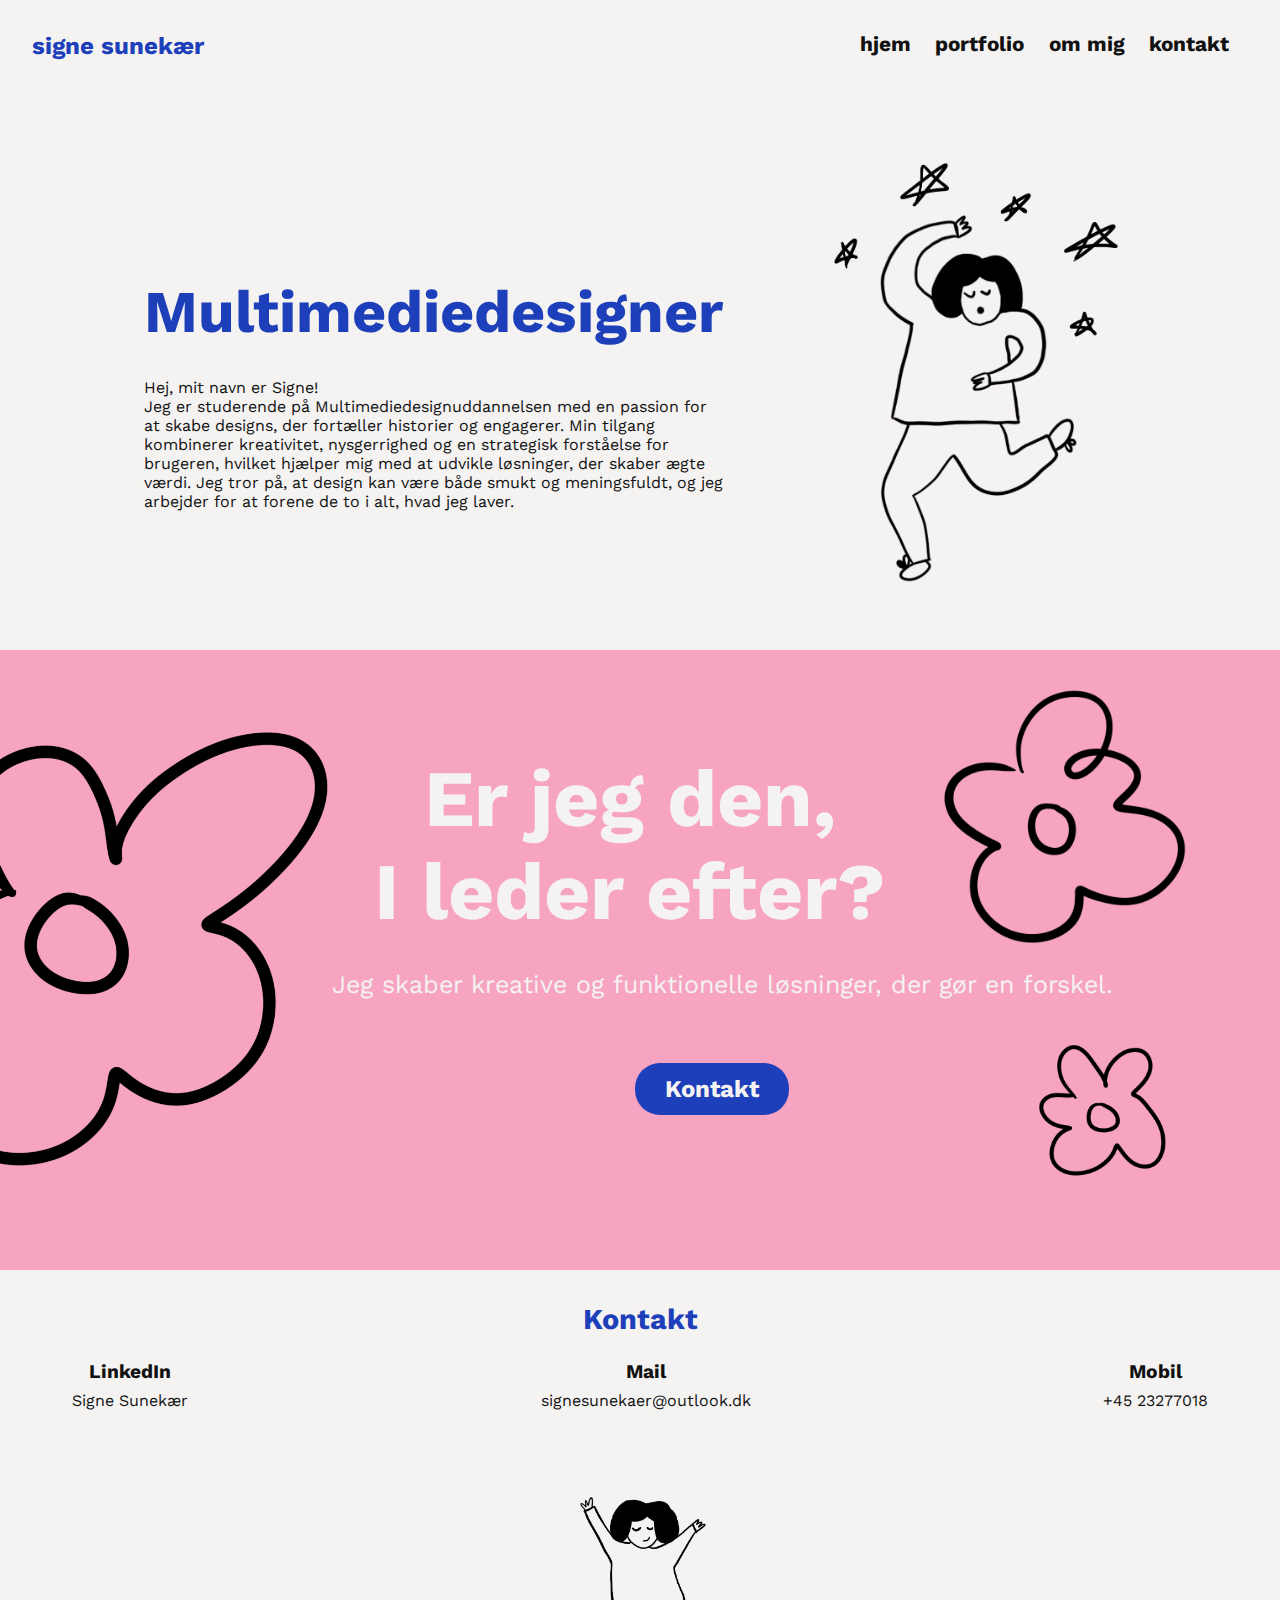
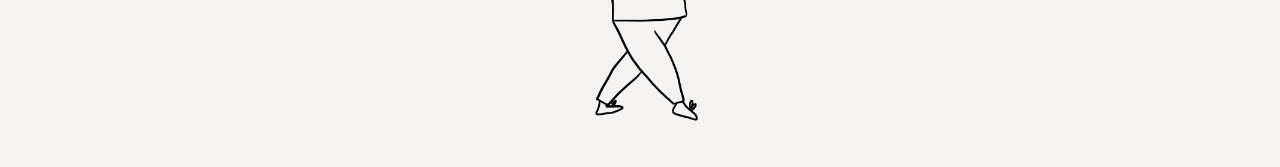
<file: index.html>
<!DOCTYPE html>
<html lang="den">
  <head>
    <meta charset="UTF-8" />
    <meta name="viewport" content="width=device-width, initial-scale=1.0" />
    <title>Signe Sunekær</title>
    <link rel="stylesheet" href="style.css" />
    <link
      href="https://fonts.googleapis.com/css2?family=Work+Sans:wght@400;700&display=swap"
      rel="stylesheet"
    />
  </head>

  <body>
    <header class="header">
      <a href="index.html" class="header__logo">signe sunekær</a>
      <nav class="header__nav">
        <ul class="header__list">
          <li class="header__item">
            <a class="header__link" href="index.html">hjem</a>
          </li>
          <li class="header__item">
            <a class="header__link" href="portfolio.html">portfolio</a>
          </li>
          <li class="header__item">
            <a class="header__link" href="om_mig.html">om mig</a>
          </li>
          <li class="header__item">
            <a class="header__link" href="kontakt.html">kontakt</a>
          </li>
        </ul>
      </nav>
    </header>

    <section class="hero">
      <div class="hero__text-content">
        <h1 class="hero__title">Multimediedesigner</h1>
        <p class="hero__text">
          Hej, mit navn er Signe! <br />
          Jeg er studerende på Multimediedesignuddannelsen med en passion for at
          skabe designs, der fortæller historier og engagerer. Min tilgang
          kombinerer kreativitet, nysgerrighed og en strategisk forståelse for
          brugeren, hvilket hjælper mig med at udvikle løsninger, der skaber
          ægte værdi. Jeg tror på, at design kan være både smukt og
          meningsfuldt, og jeg arbejder for at forene de to i alt, hvad jeg
          laver.
        </p>
      </div>
      <img
        class="hero__image"
        src="images/hero_pige.png"
        alt="pige med stjerner"
      />
    </section>

    <aside class="aside">
      <img
        src="images/blomst3.png"
        alt="Dekorativ blomst"
        class="blomst blomst3"
      />
      <img
        src="images/blomst1.png"
        alt="Dekorativ blomst"
        class="blomst blomst1"
      />
      <img
        src="images/blomst2.png"
        alt="Dekorativ blomst"
        class="blomst blomst2"
      />
      <h1 class="aside__title">
        Er jeg den,<br />
        I leder efter?
      </h1>
      <p class="aside__text">
        Jeg skaber kreative og funktionelle løsninger, der gør en forskel.
      </p>
      <a href="kontakt.html" class="button button-blue">Kontakt</a>
    </aside>

    <footer class="footer">
      <h2 class="footer__title">Kontakt</h2>
      <div class="footer__content">
        <div class="footer__text">
          <ul class="footer__list">
            <li class="footer__list-item">
              <a
                class="footer__list-link"
                href="https://www.linkedin.com/in/signesunekaer"
                target="_blank"
              >
                <strong>LinkedIn</strong>
              </a>
            </li>
            <li class="footer__list-item">Signe Sunekær</li>
          </ul>
          <ul class="footer__list">
            <li class="footer__list-item"><strong>Mail</strong></li>
            <li class="footer__list-item">signesunekaer@outlook.dk</li>
          </ul>
          <ul class="footer__list">
            <li class="footer__list-item"><strong>Mobil</strong></li>
            <li class="footer__list-item">+45 23277018</li>
          </ul>
        </div>
        <div class="footer__image">
          <img src="images/footer_pige.png" alt="pige der danser" />
        </div>
      </div>
    </footer>
  </body>
</html>
</file>
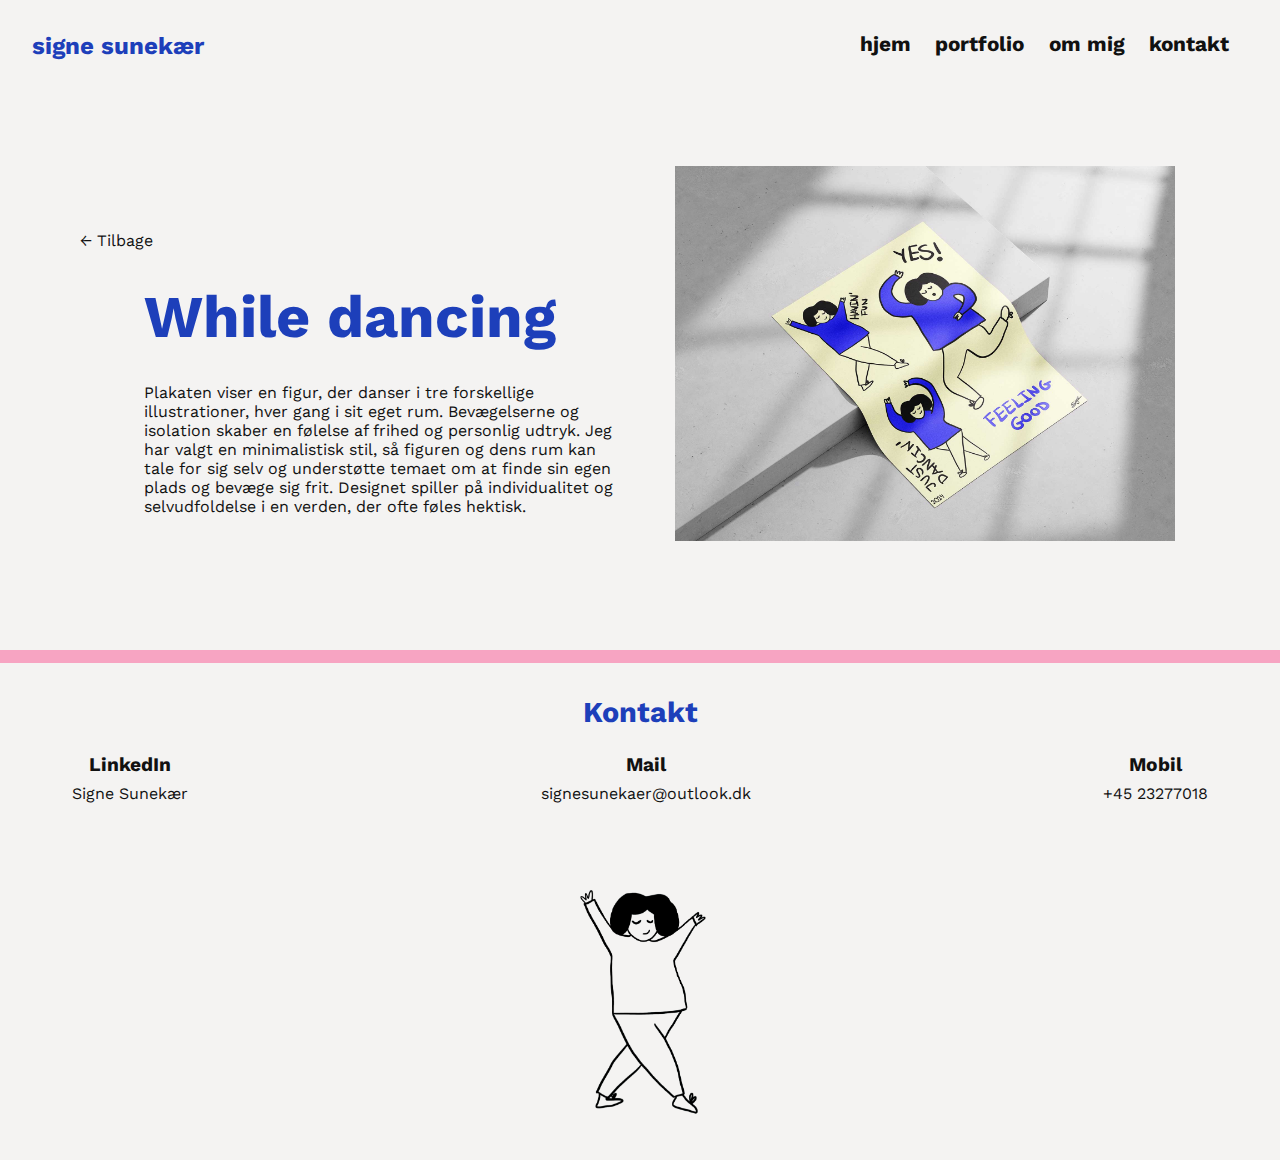
<file: dancing_plakat.html>
<!DOCTYPE html>
<html lang="da">
  <head>
    <meta charset="UTF-8" />
    <meta name="viewport" content="width=device-width, initial-scale=1.0" />
    <title>Signe Sunekær</title>
    <link rel="stylesheet" href="style.css" />
    <link
      href="https://fonts.googleapis.com/css2?family=Work+Sans:wght@400;700&display=swap"
      rel="stylesheet"
    />
  </head>

  <body>
    <header class="header">
      <a href="index.html" class="header__logo">signe sunekær</a>
      <nav class="header__nav">
        <ul class="header__list">
          <li class="header__item">
            <a class="header__link" href="index.html">hjem</a>
          </li>
          <li class="header__item">
            <a class="header__link" href="portfolio.html">portfolio</a>
          </li>
          <li class="header__item">
            <a class="header__link" href="om_mig.html">om mig</a>
          </li>
          <li class="header__item">
            <a class="header__link" href="kontakt.html">kontakt</a>
          </li>
        </ul>
      </nav>
    </header>

    <div class="project">
      <div class="project__text-content">
        <a href="portfolio.html" class="project__back-button">
          &#8592; Tilbage
        </a>
        <h1 class="project__title">While dancing</h1>
        <p class="project__text">
          Plakaten viser en figur, der danser i tre forskellige illustrationer,
          hver gang i sit eget rum. Bevægelserne og isolation skaber en følelse
          af frihed og personlig udtryk. Jeg har valgt en minimalistisk stil, så
          figuren og dens rum kan tale for sig selv og understøtte temaet om at
          finde sin egen plads og bevæge sig frit. Designet spiller på
          individualitet og selvudfoldelse i en verden, der ofte føles hektisk.
        </p>
      </div>
      <img
        class="project__image"
        src="images/dancing.jpg"
        alt="plakat med figurer der danser"
      />
    </div>

    <div class="line--pink"></div>

    <footer class="footer">
      <h2 class="footer__title">Kontakt</h2>
      <div class="footer__content">
        <div class="footer__text">
          <ul class="footer__list">
            <li class="footer__list-item">
              <a
                class="footer__list-link"
                href="https://www.linkedin.com/in/signesunekaer"
                target="_blank"
              >
                <strong>LinkedIn</strong>
              </a>
            </li>
            <li class="footer__list-item">Signe Sunekær</li>
          </ul>
          <ul class="footer__list">
            <li class="footer__list-item"><strong>Mail</strong></li>
            <li class="footer__list-item">signesunekaer@outlook.dk</li>
          </ul>
          <ul class="footer__list">
            <li class="footer__list-item"><strong>Mobil</strong></li>
            <li class="footer__list-item">+45 23277018</li>
          </ul>
        </div>
        <div class="footer__image">
          <img src="images/footer_pige.png" alt="pige der danser" />
        </div>
      </div>
    </footer>
  </body>
</html>
</file>
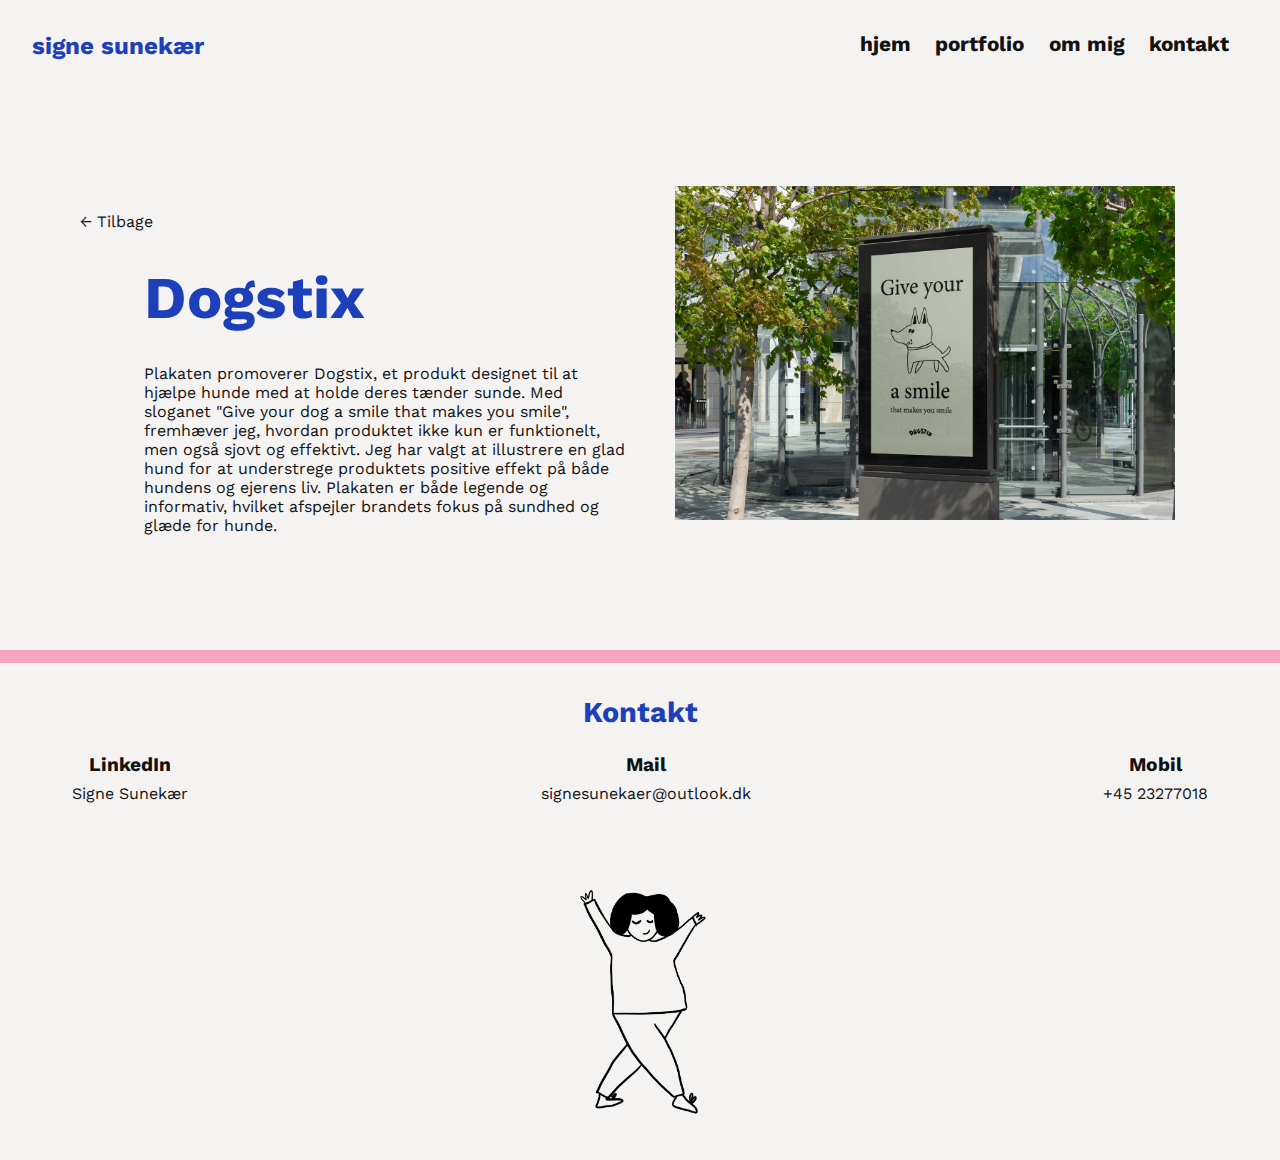
<file: dogstix_plakat.html>
<!DOCTYPE html>
<html lang="da">
  <head>
    <meta charset="UTF-8" />
    <meta name="viewport" content="width=device-width, initial-scale=1.0" />
    <title>Signe Sunekær</title>
    <link rel="stylesheet" href="style.css" />
    <link
      href="https://fonts.googleapis.com/css2?family=Work+Sans:wght@400;700&display=swap"
      rel="stylesheet"
    />
  </head>

  <body>
    <header class="header">
      <a href="index.html" class="header__logo">signe sunekær</a>
      <nav class="header__nav">
        <ul class="header__list">
          <li class="header__item">
            <a class="header__link" href="index.html">hjem</a>
          </li>
          <li class="header__item">
            <a class="header__link" href="portfolio.html">portfolio</a>
          </li>
          <li class="header__item">
            <a class="header__link" href="om_mig.html">om mig</a>
          </li>
          <li class="header__item">
            <a class="header__link" href="kontakt.html">kontakt</a>
          </li>
        </ul>
      </nav>
    </header>

    <div class="project">
      <div class="project__text-content">
        <a href="portfolio.html" class="project__back-button">
          &#8592; Tilbage
        </a>
        <h1 class="project__title">Dogstix</h1>
        <p class="project__text">
          Plakaten promoverer Dogstix, et produkt designet til at hjælpe hunde
          med at holde deres tænder sunde. Med sloganet "Give your dog a smile
          that makes you smile", fremhæver jeg, hvordan produktet ikke kun er
          funktionelt, men også sjovt og effektivt. Jeg har valgt at illustrere
          en glad hund for at understrege produktets positive effekt på både
          hundens og ejerens liv. Plakaten er både legende og informativ,
          hvilket afspejler brandets fokus på sundhed og glæde for hunde.
        </p>
      </div>
      <img
        class="project__image"
        src="images/dogstix.jpg"
        alt="dogstix plakat"
      />
    </div>

    <div class="line--pink"></div>

    <footer class="footer">
      <h2 class="footer__title">Kontakt</h2>
      <div class="footer__content">
        <div class="footer__text">
          <ul class="footer__list">
            <li class="footer__list-item">
              <a
                class="footer__list-link"
                href="https://www.linkedin.com/in/signesunekaer"
                target="_blank"
              >
                <strong>LinkedIn</strong>
              </a>
            </li>
            <li class="footer__list-item">Signe Sunekær</li>
          </ul>
          <ul class="footer__list">
            <li class="footer__list-item"><strong>Mail</strong></li>
            <li class="footer__list-item">signesunekaer@outlook.dk</li>
          </ul>
          <ul class="footer__list">
            <li class="footer__list-item"><strong>Mobil</strong></li>
            <li class="footer__list-item">+45 23277018</li>
          </ul>
        </div>
        <div class="footer__image">
          <img src="images/footer_pige.png" alt="pige der danser" />
        </div>
      </div>
    </footer>
  </body>
</html>
</file>
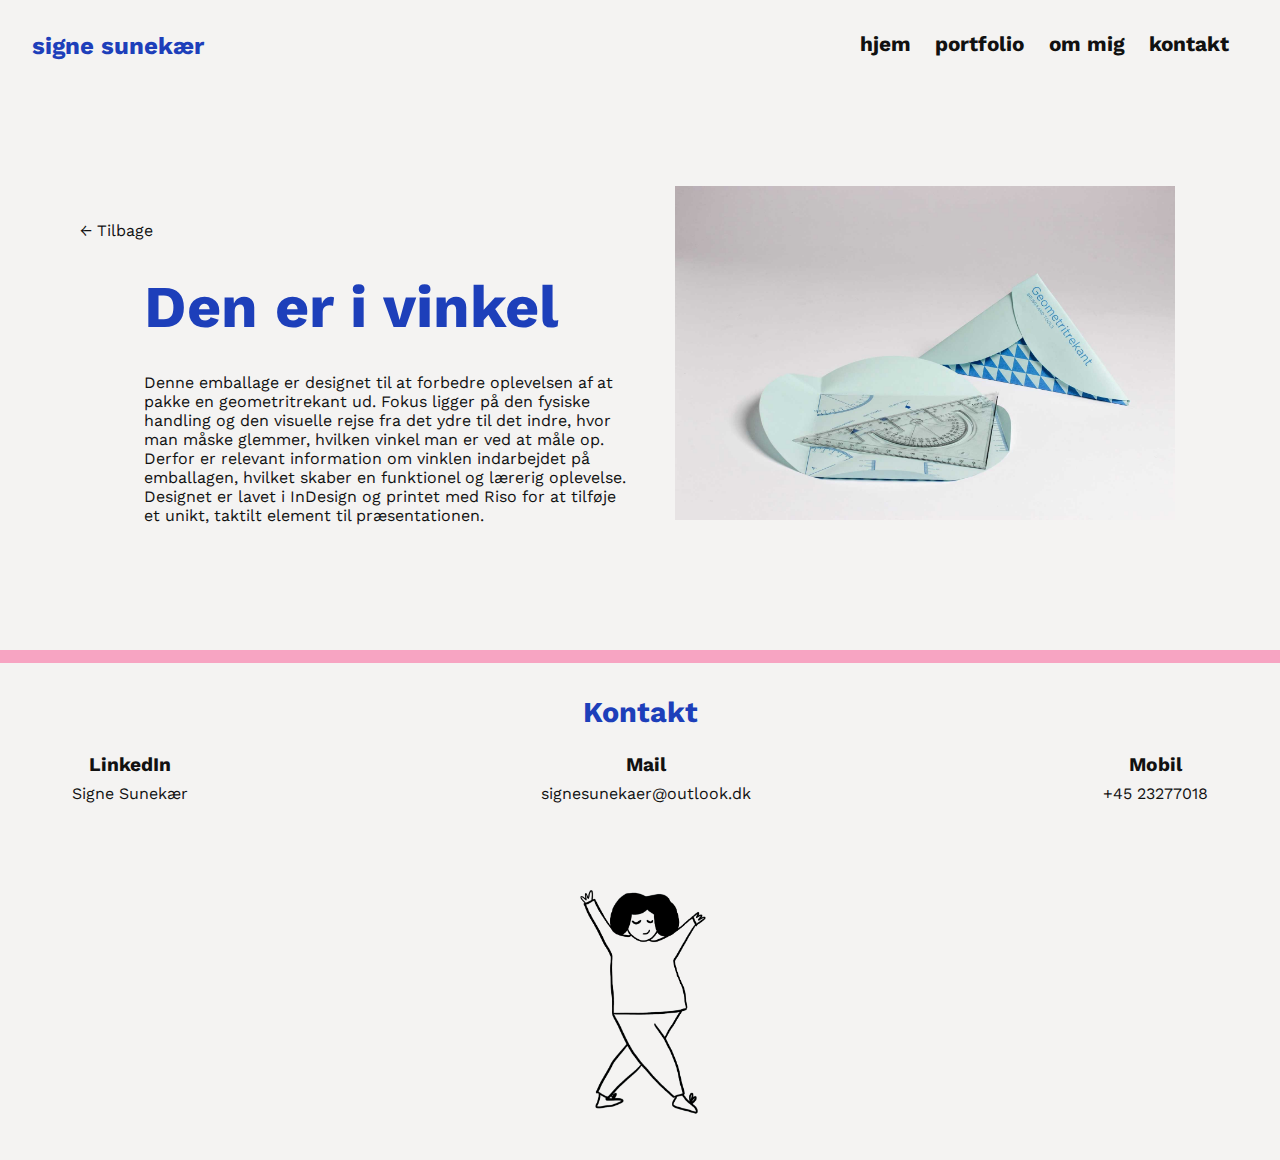
<file: emballage.html>
<!DOCTYPE html>
<html lang="da">
  <head>
    <meta charset="UTF-8" />
    <meta name="viewport" content="width=device-width, initial-scale=1.0" />
    <title>Signe Sunekær</title>
    <link rel="stylesheet" href="style.css" />
    <link
      href="https://fonts.googleapis.com/css2?family=Work+Sans:wght@400;700&display=swap"
      rel="stylesheet"
    />
  </head>

  <body>
    <header class="header">
      <a href="index.html" class="header__logo">signe sunekær</a>
      <nav class="header__nav">
        <ul class="header__list">
          <li class="header__item">
            <a class="header__link" href="index.html">hjem</a>
          </li>
          <li class="header__item">
            <a class="header__link" href="portfolio.html">portfolio</a>
          </li>
          <li class="header__item">
            <a class="header__link" href="om_mig.html">om mig</a>
          </li>
          <li class="header__item">
            <a class="header__link" href="kontakt.html">kontakt</a>
          </li>
        </ul>
      </nav>
    </header>

    <div class="project">
      <div class="project__text-content">
        <a href="portfolio.html" class="project__back-button">
          &#8592; Tilbage
        </a>
        <h1 class="project__title">Den er i vinkel</h1>
        <p class="project__text">
          Denne emballage er designet til at forbedre oplevelsen af at pakke en
          geometritrekant ud. Fokus ligger på den fysiske handling og den
          visuelle rejse fra det ydre til det indre, hvor man måske glemmer,
          hvilken vinkel man er ved at måle op. Derfor er relevant information
          om vinklen indarbejdet på emballagen, hvilket skaber en funktionel og
          lærerig oplevelse. Designet er lavet i InDesign og printet med Riso
          for at tilføje et unikt, taktilt element til præsentationen.
        </p>
      </div>
      <img
        class="project__image"
        src="images/emballage.jpg"
        alt="emballage til geometritrekant"
      />
    </div>

    <div class="line--pink"></div>

    <footer class="footer">
      <h2 class="footer__title">Kontakt</h2>
      <div class="footer__content">
        <div class="footer__text">
          <ul class="footer__list">
            <li class="footer__list-item">
              <a
                class="footer__list-link"
                href="https://www.linkedin.com/in/signesunekaer"
                target="_blank"
              >
                <strong>LinkedIn</strong>
              </a>
            </li>
            <li class="footer__list-item">Signe Sunekær</li>
          </ul>
          <ul class="footer__list">
            <li class="footer__list-item"><strong>Mail</strong></li>
            <li class="footer__list-item">signesunekaer@outlook.dk</li>
          </ul>
          <ul class="footer__list">
            <li class="footer__list-item"><strong>Mobil</strong></li>
            <li class="footer__list-item">+45 23277018</li>
          </ul>
        </div>
        <div class="footer__image">
          <img src="images/footer_pige.png" alt="pige der danser" />
        </div>
      </div>
    </footer>
  </body>
</html>
</file>
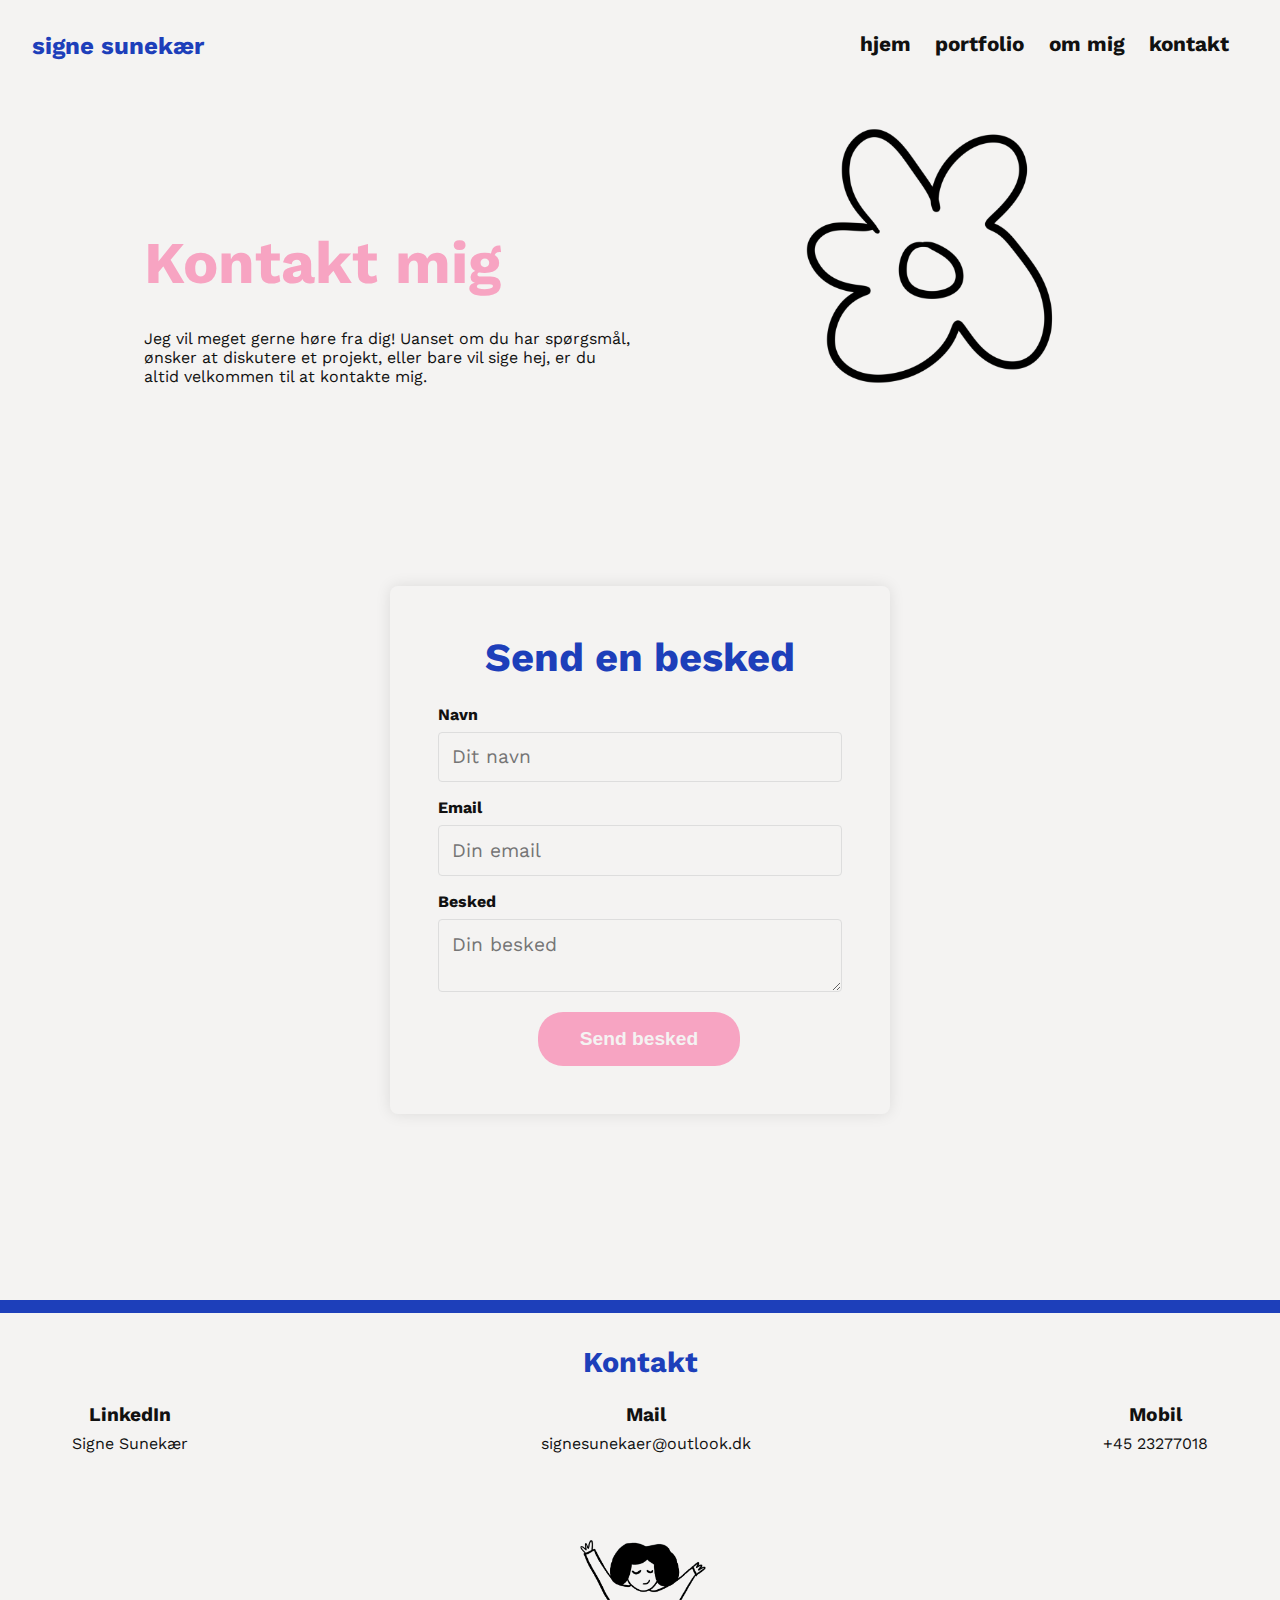
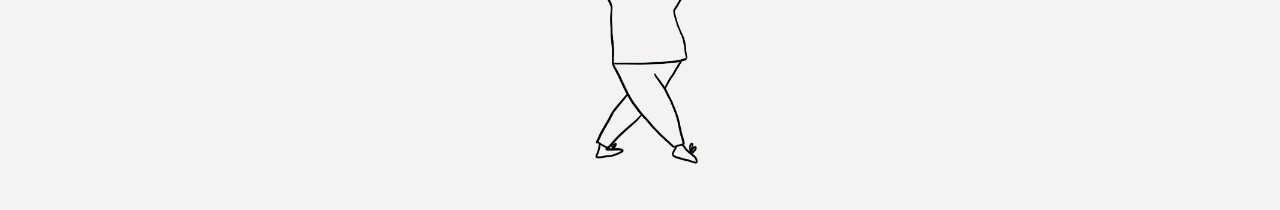
<file: kontakt.html>
<!DOCTYPE html>
<html lang="da">
  <head>
    <meta charset="UTF-8" />
    <meta name="viewport" content="width=device-width, initial-scale=1.0" />
    <title>Signe Sunekær</title>
    <link rel="stylesheet" href="style.css" />
    <link
      href="https://fonts.googleapis.com/css2?family=Work+Sans:wght@400;700&display=swap"
      rel="stylesheet"
    />
  </head>

  <body>
    <header class="header">
      <a href="index.html" class="header__logo">signe sunekær</a>
      <nav class="header__nav">
        <ul class="header__list">
          <li class="header__item">
            <a class="header__link" href="index.html">hjem</a>
          </li>
          <li class="header__item">
            <a class="header__link" href="portfolio.html">portfolio</a>
          </li>
          <li class="header__item">
            <a class="header__link" href="om_mig.html">om mig</a>
          </li>
          <li class="header__item">
            <a class="header__link" href="kontakt.html">kontakt</a>
          </li>
        </ul>
      </nav>
    </header>

    <section class="hero--contact">
      <div class="hero__text-content">
        <h1 class="hero__title--pink">Kontakt mig</h1>
        <p class="hero__text">
          Jeg vil meget gerne høre fra dig! Uanset om du har spørgsmål, ønsker
          at diskutere et projekt, eller bare vil sige hej, er du altid
          velkommen til at kontakte mig.
        </p>
      </div>
      <img class="hero__image" src="images/blomst1.png" alt="blomst 1" />
    </section>

    <section class="contact-form-container">
      <form class="contact-form">
        <h2 class="contact-form__title">Send en besked</h2>

        <label for="name" class="contact-form__label">Navn</label>
        <input
          type="text"
          id="name"
          class="contact-form__input"
          placeholder="Dit navn"
          required
        />

        <label for="email" class="contact-form__label">Email</label>
        <input
          type="email"
          id="email"
          class="contact-form__input"
          placeholder="Din email"
          required
        />

        <label for="message" class="contact-form__label">Besked</label>
        <textarea
          id="message"
          class="contact-form__textarea"
          placeholder="Din besked"
          required
        ></textarea>

        <button type="submit" class="contact-form__button">Send besked</button>
      </form>
    </section>

    <div class="line--blue"></div>

    <footer class="footer">
      <h2 class="footer__title">Kontakt</h2>
      <div class="footer__content">
        <div class="footer__text">
          <ul class="footer__list">
            <li class="footer__list-item">
              <a
                class="footer__list-link"
                href="https://www.linkedin.com/in/signesunekaer"
                target="_blank"
              >
                <strong>LinkedIn</strong>
              </a>
            </li>
            <li class="footer__list-item">Signe Sunekær</li>
          </ul>
          <ul class="footer__list">
            <li class="footer__list-item"><strong>Mail</strong></li>
            <li class="footer__list-item">signesunekaer@outlook.dk</li>
          </ul>
          <ul class="footer__list">
            <li class="footer__list-item"><strong>Mobil</strong></li>
            <li class="footer__list-item">+45 23277018</li>
          </ul>
        </div>
        <div class="footer__image">
          <img src="images/footer_pige.png" alt="pige der danser" />
        </div>
      </div>
    </footer>
  </body>
</html>
</file>
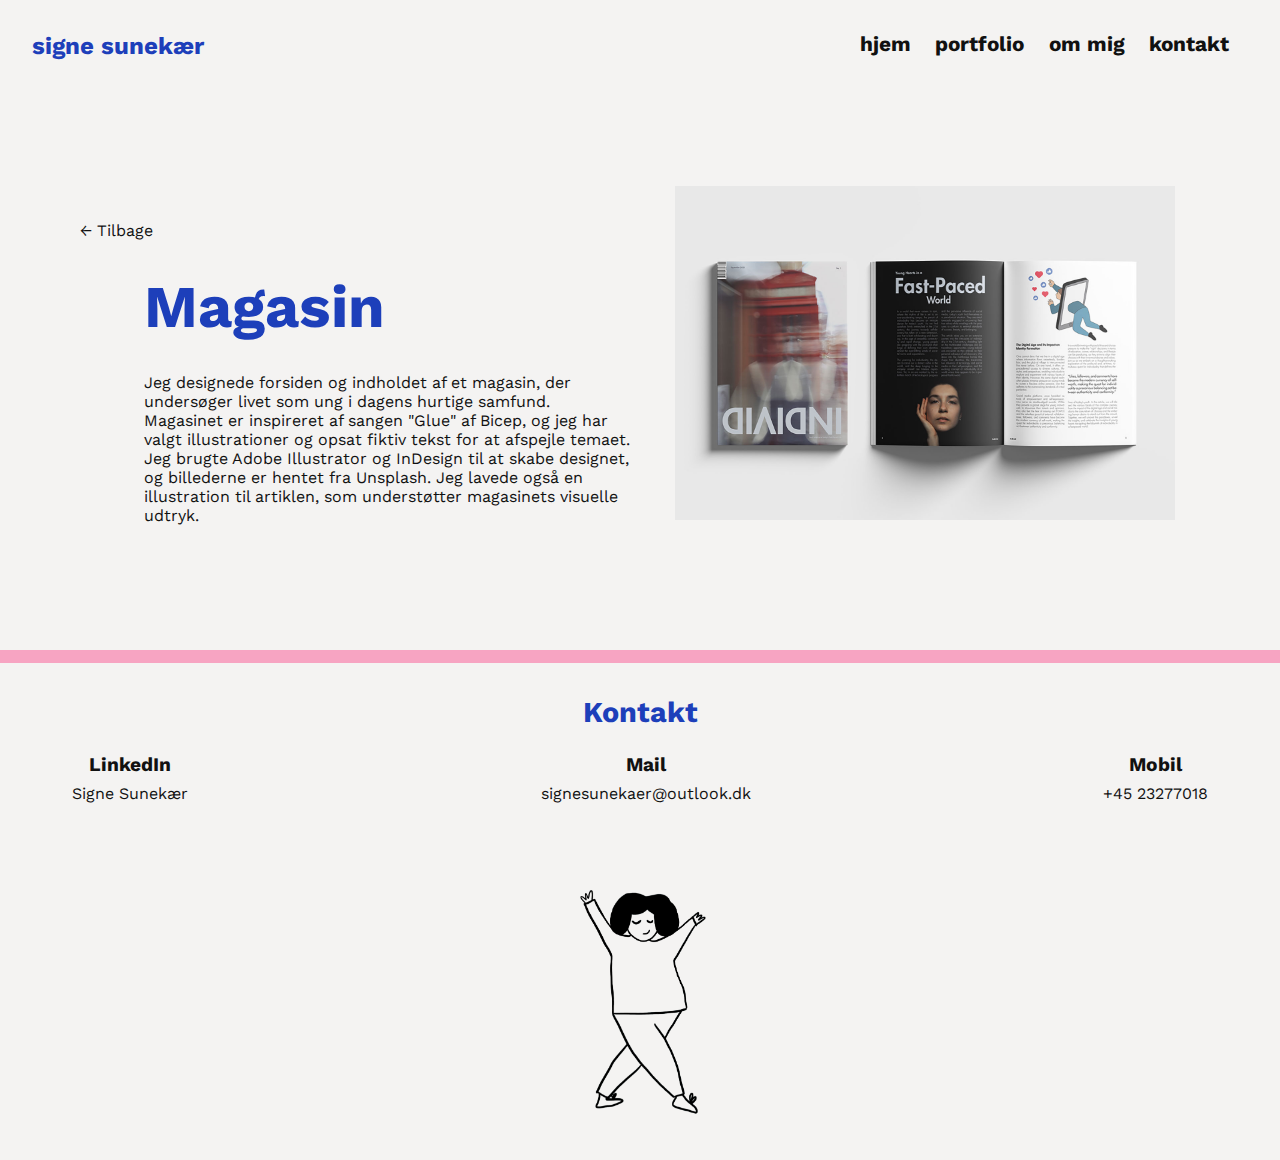
<file: magasin.html>
<!DOCTYPE html>
<html lang="da">
  <head>
    <meta charset="UTF-8" />
    <meta name="viewport" content="width=device-width, initial-scale=1.0" />
    <title>Signe Sunekær</title>
    <link rel="stylesheet" href="style.css" />
    <link
      href="https://fonts.googleapis.com/css2?family=Work+Sans:wght@400;700&display=swap"
      rel="stylesheet"
    />
  </head>

  <body>
    <header class="header">
      <a href="index.html" class="header__logo">signe sunekær</a>
      <nav class="header__nav">
        <ul class="header__list">
          <li class="header__item">
            <a class="header__link" href="index.html">hjem</a>
          </li>
          <li class="header__item">
            <a class="header__link" href="portfolio.html">portfolio</a>
          </li>
          <li class="header__item">
            <a class="header__link" href="om_mig.html">om mig</a>
          </li>
          <li class="header__item">
            <a class="header__link" href="kontakt.html">kontakt</a>
          </li>
        </ul>
      </nav>
    </header>

    <div class="project">
      <div class="project__text-content">
        <a href="portfolio.html" class="project__back-button">
          &#8592; Tilbage
        </a>
        <h1 class="project__title">Magasin</h1>
        <p class="project__text">
          Jeg designede forsiden og indholdet af et magasin, der undersøger
          livet som ung i dagens hurtige samfund. Magasinet er inspireret af
          sangen "Glue" af Bicep, og jeg har valgt illustrationer og opsat
          fiktiv tekst for at afspejle temaet. Jeg brugte Adobe Illustrator og
          InDesign til at skabe designet, og billederne er hentet fra Unsplash.
          Jeg lavede også en illustration til artiklen, som understøtter
          magasinets visuelle udtryk.
        </p>
      </div>
      <img
        class="project__image"
        src="images/magasin.jpg"
        alt="magasin identitet"
      />
    </div>

    <div class="line--pink"></div>

    <footer class="footer">
      <h2 class="footer__title">Kontakt</h2>
      <div class="footer__content">
        <div class="footer__text">
          <ul class="footer__list">
            <li class="footer__list-item">
              <a
                class="footer__list-link"
                href="https://www.linkedin.com/in/signesunekaer"
                target="_blank"
              >
                <strong>LinkedIn</strong>
              </a>
            </li>
            <li class="footer__list-item">Signe Sunekær</li>
          </ul>
          <ul class="footer__list">
            <li class="footer__list-item"><strong>Mail</strong></li>
            <li class="footer__list-item">signesunekaer@outlook.dk</li>
          </ul>
          <ul class="footer__list">
            <li class="footer__list-item"><strong>Mobil</strong></li>
            <li class="footer__list-item">+45 23277018</li>
          </ul>
        </div>
        <div class="footer__image">
          <img src="images/footer_pige.png" alt="pige der danser" />
        </div>
      </div>
    </footer>
  </body>
</html>
</file>
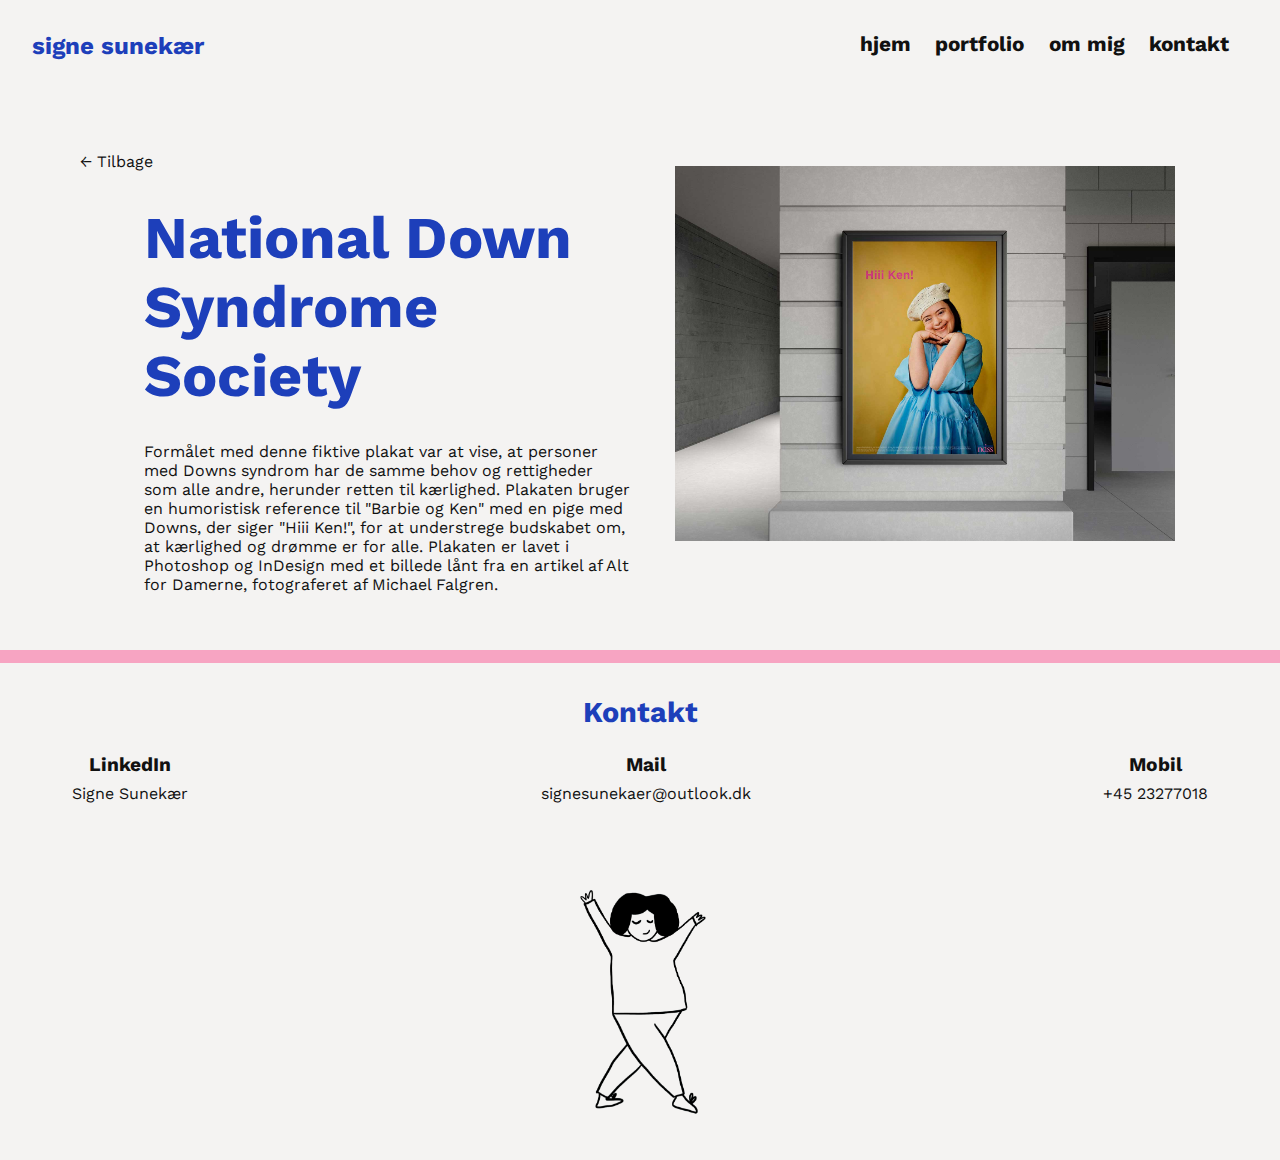
<file: ndss_plakat.html>
<!DOCTYPE html>
<html lang="da">
  <head>
    <meta charset="UTF-8" />
    <meta name="viewport" content="width=device-width, initial-scale=1.0" />
    <title>Signe Sunekær</title>
    <link rel="stylesheet" href="style.css" />
    <link
      href="https://fonts.googleapis.com/css2?family=Work+Sans:wght@400;700&display=swap"
      rel="stylesheet"
    />
  </head>

  <body>
    <header class="header">
      <a href="index.html" class="header__logo">signe sunekær</a>
      <nav class="header__nav">
        <ul class="header__list">
          <li class="header__item">
            <a class="header__link" href="index.html">hjem</a>
          </li>
          <li class="header__item">
            <a class="header__link" href="portfolio.html">portfolio</a>
          </li>
          <li class="header__item">
            <a class="header__link" href="om_mig.html">om mig</a>
          </li>
          <li class="header__item">
            <a class="header__link" href="kontakt.html">kontakt</a>
          </li>
        </ul>
      </nav>
    </header>

    <div class="project">
      <div class="project__text-content">
        <a href="portfolio.html" class="project__back-button">
          &#8592; Tilbage
        </a>
        <h1 class="project__title">National Down Syndrome Society</h1>
        <p class="project__text">
          Formålet med denne fiktive plakat var at vise, at personer med Downs
          syndrom har de samme behov og rettigheder som alle andre, herunder
          retten til kærlighed. Plakaten bruger en humoristisk reference til
          "Barbie og Ken" med en pige med Downs, der siger "Hiii Ken!", for at
          understrege budskabet om, at kærlighed og drømme er for alle. Plakaten
          er lavet i Photoshop og InDesign med et billede lånt fra en artikel af
          Alt for Damerne, fotograferet af Michael Falgren.
        </p>
      </div>
      <img
        class="project__image"
        src="images/ndss.jpg"
        alt="plakat med budskabt ndss"
      />
    </div>

    <div class="line--pink"></div>

    <footer class="footer">
      <h2 class="footer__title">Kontakt</h2>
      <div class="footer__content">
        <div class="footer__text">
          <ul class="footer__list">
            <li class="footer__list-item">
              <a
                class="footer__list-link"
                href="https://www.linkedin.com/in/signesunekaer"
                target="_blank"
              >
                <strong>LinkedIn</strong>
              </a>
            </li>
            <li class="footer__list-item">Signe Sunekær</li>
          </ul>
          <ul class="footer__list">
            <li class="footer__list-item"><strong>Mail</strong></li>
            <li class="footer__list-item">signesunekaer@outlook.dk</li>
          </ul>
          <ul class="footer__list">
            <li class="footer__list-item"><strong>Mobil</strong></li>
            <li class="footer__list-item">+45 23277018</li>
          </ul>
        </div>
        <div class="footer__image">
          <img src="images/footer_pige.png" alt="pige der danser" />
        </div>
      </div>
    </footer>
  </body>
</html>
</file>
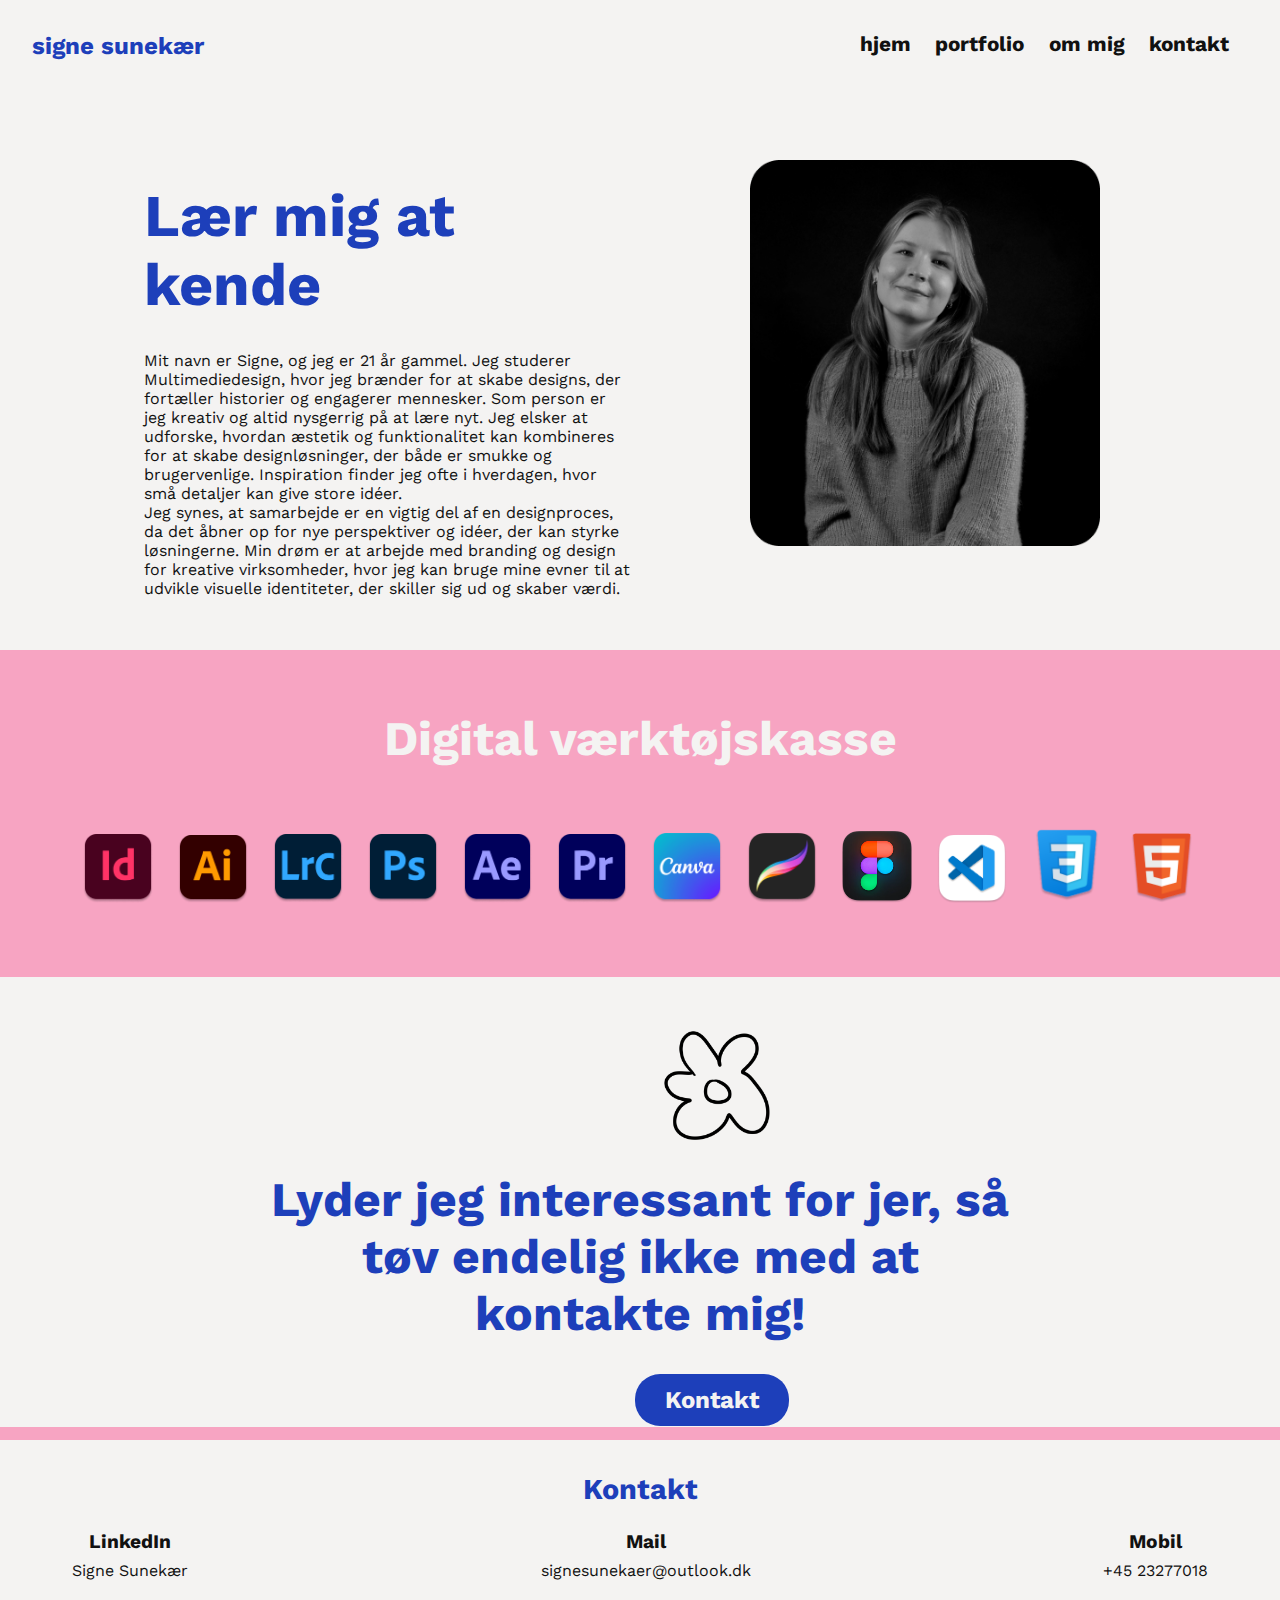
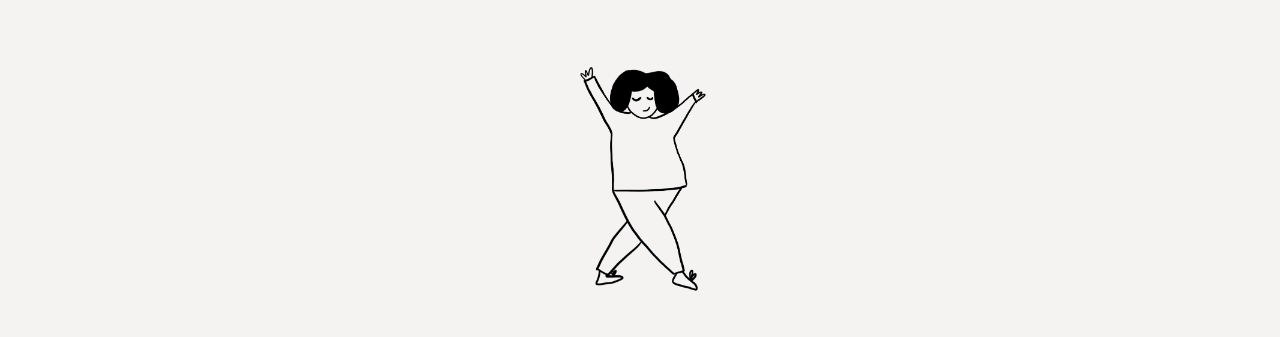
<file: om_mig.html>
<!DOCTYPE html>
<html lang="da">
  <head>
    <meta charset="UTF-8" />
    <meta name="viewport" content="width=device-width, initial-scale=1.0" />
    <title>Signe Sunekær</title>
    <link rel="stylesheet" href="style.css" />
    <link
      href="https://fonts.googleapis.com/css2?family=Work+Sans:wght@400;700&display=swap"
      rel="stylesheet"
    />
  </head>

  <body>
    <header class="header">
      <a href="index.html" class="header__logo">signe sunekær</a>
      <nav class="header__nav">
        <ul class="header__list">
          <li class="header__item">
            <a class="header__link" href="index.html">hjem</a>
          </li>
          <li class="header__item">
            <a class="header__link" href="portfolio.html">portfolio</a>
          </li>
          <li class="header__item">
            <a class="header__link" href="om_mig.html">om mig</a>
          </li>
          <li class="header__item">
            <a class="header__link" href="kontakt.html">kontakt</a>
          </li>
        </ul>
      </nav>
    </header>

    <section class="hero">
      <div class="hero__text-content">
        <h1 class="hero__title">Lær mig at kende</h1>
        <p class="hero__text">
          Mit navn er Signe, og jeg er 21 år gammel. Jeg studerer
          Multimediedesign, hvor jeg brænder for at skabe designs, der fortæller
          historier og engagerer mennesker. Som person er jeg kreativ og altid
          nysgerrig på at lære nyt. Jeg elsker at udforske, hvordan æstetik og
          funktionalitet kan kombineres for at skabe designløsninger, der både
          er smukke og brugervenlige. Inspiration finder jeg ofte i hverdagen,
          hvor små detaljer kan give store idéer. <br />Jeg synes, at samarbejde
          er en vigtig del af en designproces, da det åbner op for nye
          perspektiver og idéer, der kan styrke løsningerne. Min drøm er at
          arbejde med branding og design for kreative virksomheder, hvor jeg kan
          bruge mine evner til at udvikle visuelle identiteter, der skiller sig
          ud og skaber værdi.
        </p>
      </div>
      <img class="hero__image" src="images/mig.png" alt="billede af mig" />
    </section>

    <section class="info">
      <h2 class="info__title">Digital værktøjskasse</h2>
      <div class="info__grid">
        <img class="info__item" src="images/indesign.png" alt="indesign logo" />
        <img
          class="info__item"
          src="images/illustrator.png"
          alt="illustrator logo"
        />
        <img
          class="info__item"
          src="images/lightroom.png"
          alt="lightroom logo"
        />
        <img
          class="info__item"
          src="images/photoshop.png"
          alt="photoshop logo"
        />
        <img
          class="info__item"
          src="images/aftereffects.png"
          alt="after effects logo"
        />
        <img
          class="info__item"
          src="images/premierepro.png"
          alt="premiere pro logo"
        />
        <img class="info__item" src="images/canva.png" alt="canva logo" />
        <img
          class="info__item"
          src="images/procreate.png"
          alt="procreate logo"
        />
        <img class="info__item" src="images/figma.png" alt="figma logo" />
        <img
          class="info__item"
          src="images/vscode.png"
          alt="visual studio code logo"
        />
        <img class="info__item" src="images/css.png" alt="css logo" />
        <img class="info__item" src="images/html.png" alt="html logo" />
      </div>
    </section>

    <section class="connect">
      <img class="connect__image" src="images/blomst1.png" alt="blomst" />
      <h2 class="connect__text">
        Lyder jeg interessant for jer, så tøv endelig ikke med at kontakte mig!
      </h2>
      <a href="kontakt.html" class="button button-blue">Kontakt</a>
    </section>

    <div class="line--pink"></div>

    <footer class="footer">
      <h2 class="footer__title">Kontakt</h2>
      <div class="footer__content">
        <div class="footer__text">
          <ul class="footer__list">
            <li class="footer__list-item">
              <a
                class="footer__list-link"
                href="https://www.linkedin.com/in/signesunekaer"
                target="_blank"
              >
                <strong>LinkedIn</strong>
              </a>
            </li>
            <li class="footer__list-item">Signe Sunekær</li>
          </ul>
          <ul class="footer__list">
            <li class="footer__list-item"><strong>Mail</strong></li>
            <li class="footer__list-item">signesunekaer@outlook.dk</li>
          </ul>
          <ul class="footer__list">
            <li class="footer__list-item"><strong>Mobil</strong></li>
            <li class="footer__list-item">+45 23277018</li>
          </ul>
        </div>
        <div class="footer__image">
          <img src="images/footer_pige.png" alt="pige der danser" />
        </div>
      </div>
    </footer>
  </body>
</html>
</file>
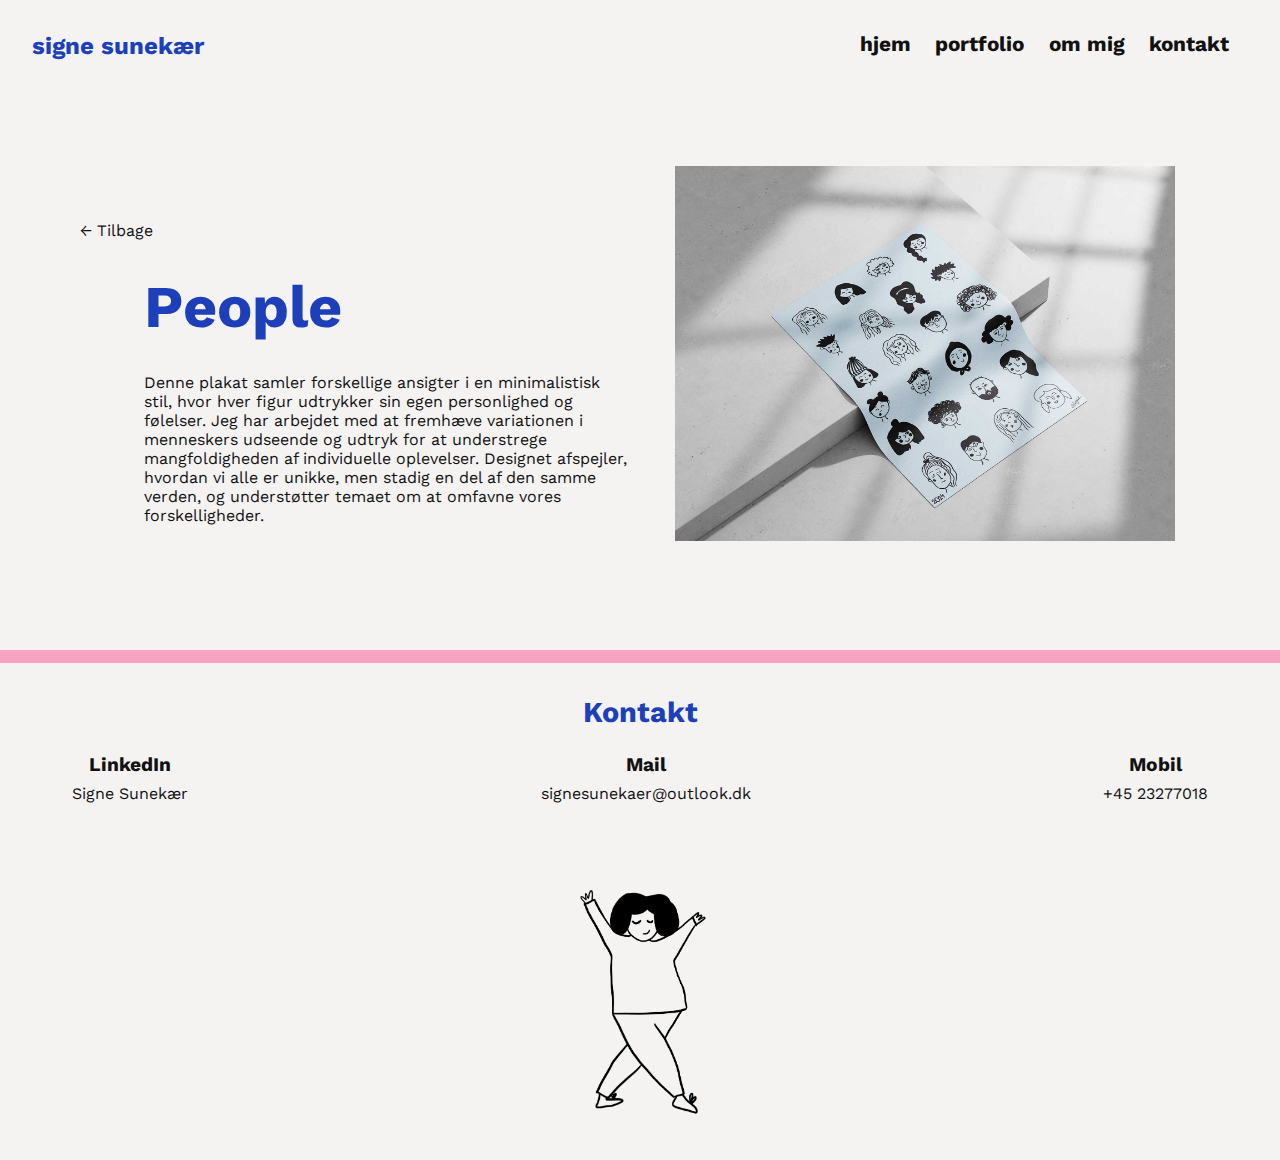
<file: people_plakat.html>
<!DOCTYPE html>
<html lang="da">
  <head>
    <meta charset="UTF-8" />
    <meta name="viewport" content="width=device-width, initial-scale=1.0" />
    <title>Signe Sunekær</title>
    <link rel="stylesheet" href="style.css" />
    <link
      href="https://fonts.googleapis.com/css2?family=Work+Sans:wght@400;700&display=swap"
      rel="stylesheet"
    />
  </head>

  <body>
    <header class="header">
      <a href="index.html" class="header__logo">signe sunekær</a>
      <nav class="header__nav">
        <ul class="header__list">
          <li class="header__item">
            <a class="header__link" href="index.html">hjem</a>
          </li>
          <li class="header__item">
            <a class="header__link" href="portfolio.html">portfolio</a>
          </li>
          <li class="header__item">
            <a class="header__link" href="om_mig.html">om mig</a>
          </li>
          <li class="header__item">
            <a class="header__link" href="kontakt.html">kontakt</a>
          </li>
        </ul>
      </nav>
    </header>

    <div class="project">
      <div class="project__text-content">
        <a href="portfolio.html" class="project__back-button">
          &#8592; Tilbage
        </a>
        <h1 class="project__title">People</h1>
        <p class="project__text">
          Denne plakat samler forskellige ansigter i en minimalistisk stil, hvor
          hver figur udtrykker sin egen personlighed og følelser. Jeg har
          arbejdet med at fremhæve variationen i menneskers udseende og udtryk
          for at understrege mangfoldigheden af individuelle oplevelser.
          Designet afspejler, hvordan vi alle er unikke, men stadig en del af
          den samme verden, og understøtter temaet om at omfavne vores
          forskelligheder.
        </p>
      </div>
      <img
        class="project__image"
        src="images/people.jpg"
        alt="plakat med illustrationer er mennesker"
      />
    </div>

    <div class="line--pink"></div>

    <footer class="footer">
      <h2 class="footer__title">Kontakt</h2>
      <div class="footer__content">
        <div class="footer__text">
          <ul class="footer__list">
            <li class="footer__list-item">
              <a
                class="footer__list-link"
                href="https://www.linkedin.com/in/signesunekaer"
                target="_blank"
              >
                <strong>LinkedIn</strong>
              </a>
            </li>
            <li class="footer__list-item">Signe Sunekær</li>
          </ul>
          <ul class="footer__list">
            <li class="footer__list-item"><strong>Mail</strong></li>
            <li class="footer__list-item">signesunekaer@outlook.dk</li>
          </ul>
          <ul class="footer__list">
            <li class="footer__list-item"><strong>Mobil</strong></li>
            <li class="footer__list-item">+45 23277018</li>
          </ul>
        </div>
        <div class="footer__image">
          <img src="images/footer_pige.png" alt="pige der danser" />
        </div>
      </div>
    </footer>
  </body>
</html>
</file>
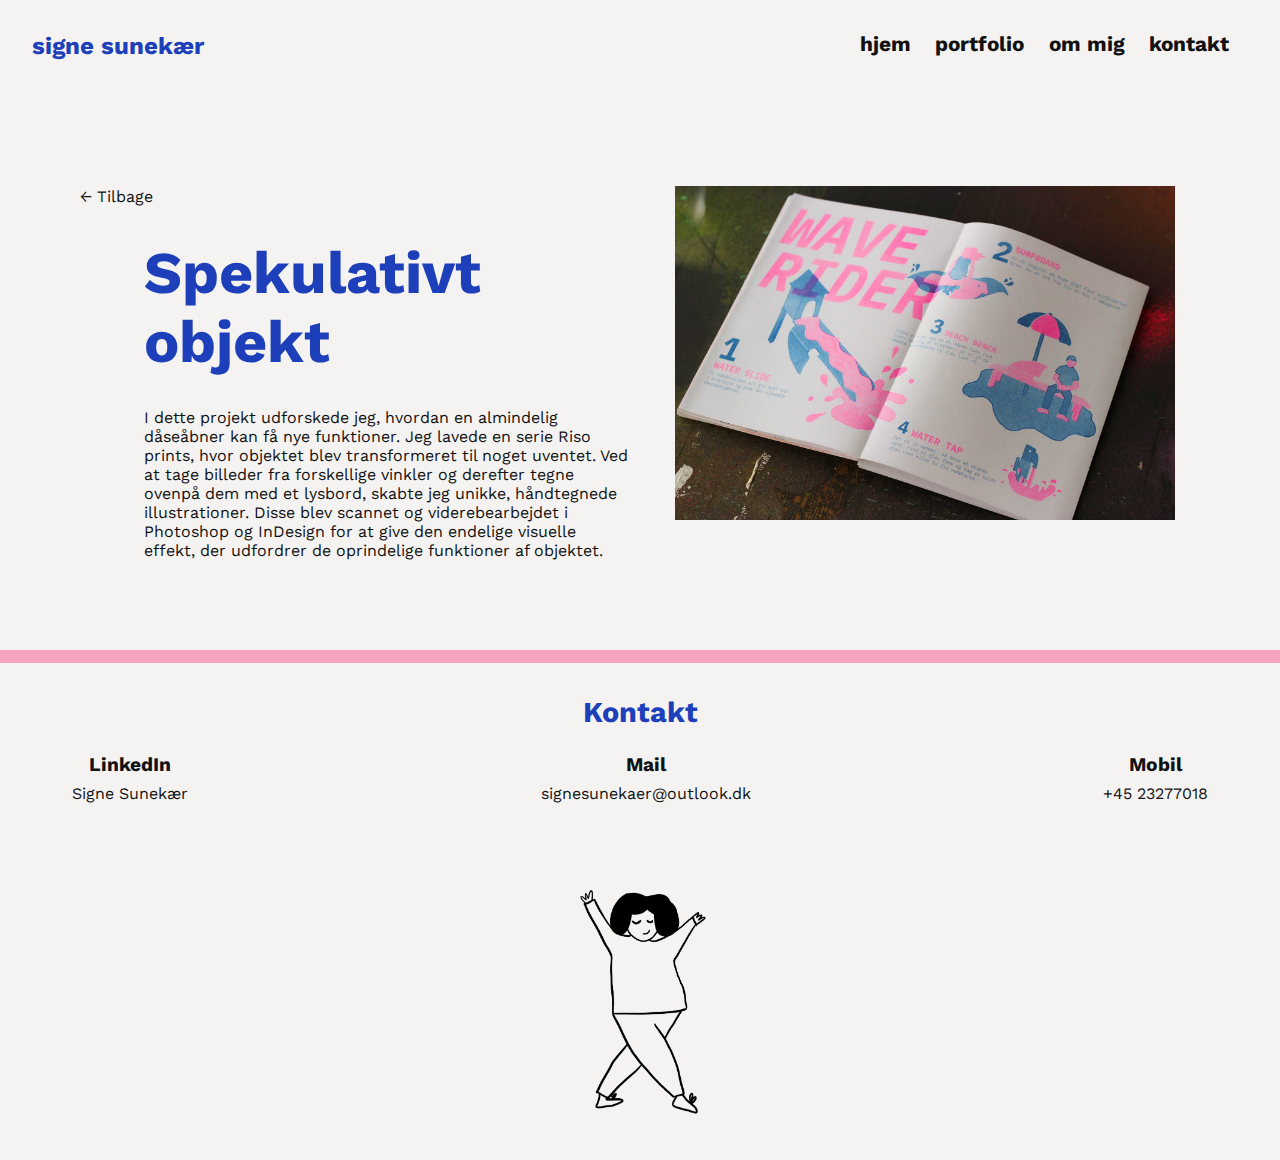
<file: spekulativt_objekt.html>
<!DOCTYPE html>
<html lang="da">
  <head>
    <meta charset="UTF-8" />
    <meta name="viewport" content="width=device-width, initial-scale=1.0" />
    <title>Signe Sunekær</title>
    <link rel="stylesheet" href="style.css" />
    <link
      href="https://fonts.googleapis.com/css2?family=Work+Sans:wght@400;700&display=swap"
      rel="stylesheet"
    />
  </head>

  <body>
    <header class="header">
      <a href="index.html" class="header__logo">signe sunekær</a>
      <nav class="header__nav">
        <ul class="header__list">
          <li class="header__item">
            <a class="header__link" href="index.html">hjem</a>
          </li>
          <li class="header__item">
            <a class="header__link" href="portfolio.html">portfolio</a>
          </li>
          <li class="header__item">
            <a class="header__link" href="om_mig.html">om mig</a>
          </li>
          <li class="header__item">
            <a class="header__link" href="kontakt.html">kontakt</a>
          </li>
        </ul>
      </nav>
    </header>

    <div class="project">
      <div class="project__text-content">
        <a href="portfolio.html" class="project__back-button">
          &#8592; Tilbage
        </a>
        <h1 class="project__title">Spekulativt objekt</h1>
        <p class="project__text">
          I dette projekt udforskede jeg, hvordan en almindelig dåseåbner kan få
          nye funktioner. Jeg lavede en serie Riso prints, hvor objektet blev
          transformeret til noget uventet. Ved at tage billeder fra forskellige
          vinkler og derefter tegne ovenpå dem med et lysbord, skabte jeg
          unikke, håndtegnede illustrationer. Disse blev scannet og
          viderebearbejdet i Photoshop og InDesign for at give den endelige
          visuelle effekt, der udfordrer de oprindelige funktioner af objektet.
        </p>
      </div>
      <img
        class="project__image"
        src="images/spekulativtobjekt.jpg"
        alt="illustrationerne med dåseåbner som spekulativt objekt"
      />
    </div>

    <div class="line--pink"></div>

    <footer class="footer">
      <h2 class="footer__title">Kontakt</h2>
      <div class="footer__content">
        <div class="footer__text">
          <ul class="footer__list">
            <li class="footer__list-item">
              <a
                class="footer__list-link"
                href="https://www.linkedin.com/in/signesunekaer"
                target="_blank"
              >
                <strong>LinkedIn</strong>
              </a>
            </li>
            <li class="footer__list-item">Signe Sunekær</li>
          </ul>
          <ul class="footer__list">
            <li class="footer__list-item"><strong>Mail</strong></li>
            <li class="footer__list-item">signesunekaer@outlook.dk</li>
          </ul>
          <ul class="footer__list">
            <li class="footer__list-item"><strong>Mobil</strong></li>
            <li class="footer__list-item">+45 23277018</li>
          </ul>
        </div>
        <div class="footer__image">
          <img src="images/footer_pige.png" alt="pige der danser" />
        </div>
      </div>
    </footer>
  </body>
</html>
</file>
<file: style.css>
:root{ 
    --white: #f4f3f2;
    --black: #111111;
    --pink: #f7a4c2;
    --blue: #1d3fba;
  }

* {
    box-sizing: border-box;
    margin: 0;
    padding: 0;
}

body {
    margin: 0;
    padding: 0;
    font-family: "Work Sans", sans-serif;
    background-color: var(--white);
}

img {
    max-width: 90%;
    height: auto;
}

.container {
    width: 95%;
    margin: 0 auto;
}

/* typography */
h1 {
    font-size: 2.2rem;
}

@media (min-width: 45rem) {
    h1 {
        font-size: 3.7rem;
    }
}

/* buttons */
.button {
    display: flex;
    justify-content: center; 
    font-size: 1rem;
    color: var(--white);
    text-decoration: none;
    padding: .5em 1em;
    width: 25%;
    margin-top: 2rem; 
    
}

.button-blue {
    color: var(--white);
    background-color: var(--blue);
    border-color: var(--white);
    border-radius: 25px;
    margin-left: 190px ;
    font-weight: bold;
}

.button-blue:hover,
.button-blue:focus {
    background: var(--black);
}

@media (min-width: 45rem) {
    .button {
        width: 12%;
        font-size: 1.5rem;
    }
    .button-blue {
        margin-left: 635px;
    }
}

/* header https://www.youtube.com/watch?v=1ZyDCt8QLxE&t=368s https://www.youtube.com/watch?v=vOne31fj8c4&t=628s */
header {
    position: absolute;
    left: 0;
    right: 0;
    margin: 2em;
    text-align: center;
}

.header__logo {
color: var(--blue);
font-weight: bold;
font-size: 1.5rem;
text-decoration: none;
}

.header__logo:hover {
    color: var(--pink);
}

nav ul {
    margin: 0;
    padding: 0;
    list-style: none;
}

nav li {
    display: inline-block;
    margin: 1em;
}

nav a {
    text-decoration: none;
    font-weight: bold;
    font-size: .8rem;
    color: var(--black);
}

nav a:hover,
nav a:focus {
    color: var(--pink);
}

@media (min-width: 45rem) {

    .header__logo {
        float: left;
    }

    nav {
        float: right;
    }
    nav li {
        margin: 0;
        margin-right: 1.2rem;
    }
    nav a {
        font-size: 1.3rem;
    }
}


/* hero */
.hero {
    padding: 6em 0 0 0;
    background-color: var(--white);
    display: flex;
    flex-direction: column; 
    align-items: center; 
    gap: 1rem;
 }

 .hero--contact {
    padding: 6em 0 0 0;
    background-color: var(--white);
    display: flex;
    flex-direction: column; 
    align-items: center; 
    gap: 1rem;
 }
 
 .hero__title {
     padding: 2rem;
     color: var(--blue);
     text-align: center;
     margin-top: 2rem;
     margin-bottom: 0;
 }

 .hero__title--pink {
    padding: 2rem;
    color: var(--pink);
    text-align: center;
    margin-top: 2rem;
    margin-bottom: 0;
}

 .hero__text {
     margin: 0;
     padding: 2rem;
     color: var(--black);
 }
 
 .hero__image {
    width: 100%;
     max-width: 200px;
     min-width: 300px;
     height: auto;
     padding-bottom: 40px;
 }

 @media (min-width: 45rem) {
    .hero {
        display: grid;
        grid-template-columns: 4fr 4fr;
        gap: 20px;
        align-items: center;
        padding-right: 5rem; 
        padding-left: 5rem; 
        height: 650px;
    }

    .hero--contact {
        display: grid;
        grid-template-columns: 4fr 4fr;
        gap: 20px;
        align-items: center;
        padding-right: 5rem; 
        padding-left: 5rem; 
        height: 400px;
    }

    .hero__title {
        text-align: left;
        padding: 0;
        padding-bottom: 2rem;
        margin-left: 4rem; 
    }

    .hero__title--pink {
        text-align: left;
        padding: 0;
        padding-bottom: 2rem;
        margin-left: 4rem; 
    }

    .hero__text {
        padding: 0;
        padding-top: 0;
        margin-left: 4rem;
    }

    .hero__image {
        max-width: 350px; 
        width: 100%;
        height: auto;
        justify-self: center; 
    }
}

/* aside */
.aside {
    background-color: var(--pink);
    padding: 2em 0;
    height: 735px;
    position: relative;
}

.aside__title, .aside__text {
    position: relative;
    color: var(--white);
    text-align: left;
    z-index: 2;
    padding-top: 150px;
}

.blomst {
    position: absolute;
    height: auto; 
    z-index: 1;
}

/* Blomst 3 (øverst i midten) */
.blomst3 {
    top: 3%;
    left: 50%;
    transform: translateX(-50%);
    width: 220px;
}

/* Blomst 1 (nederst til højre) */
.blomst1 {
    bottom: 18%;
    right: -10%;
    width: 200px;
}

/* Blomst 2 (nederst til venstre) */
.blomst2 {
    bottom: 5%;
    left: -20%;
    width: 300px;
}

.aside__title {
     margin-top: 2rem;
     margin-bottom: 0;
     margin-left: 30px;
     font-size: 48px;
     text-align: center;
}
.aside__text {
    margin: 0;
    padding: 2rem;
    margin-left: 80px;
    font-size: 20px;
}

@media (min-width: 45rem) {
    .aside {
        height: 620px;
    }
    .aside__title {
        padding-right: 50px;
        margin-top: -5rem;
        font-size: 80px;
    }
    .aside__text {
        font-size: 25px;
        margin-left: 300px;
    }
    /* Blomst 3 (øverst i midten) */
    .blomst3 {
        top: -5%;
        left: 47%;
        transform: translateX(60%);
        width: 420px;
    }
    /* Blomst 1 (nederst til højre) */
    .blomst1 {
        bottom: 10%;
        right: 7%;
        width: 180px;
    }
    /* Blomst 2 (nederst til venstre) */
    .blomst2 {
        bottom: 10%;
        left: -15%;
        width: 550px;
}
}

/* content */
.content {
    background-color: var(--white);
    padding: 2rem;
    display: flex;
    flex-direction: column;
    align-items: center;  
    gap: 2rem;
  }
  
.content__item {
    text-align: center;
    max-width: 100%;
}

  .content__title {
    color: var(--blue);
    margin-bottom: 5px;
  }
  
  .content__project {
    width: auto;
    height: 400px;
    object-fit: cover; 
    margin: 0 auto;  
  }

  .content__link img, .content__link video {
    transition: transform 0.3s ease, opacity 0.3s ease;
  }
  
  .content__link:hover img, .content__link:hover video {
    transform: scale(1.05); 
    opacity: 0.8; 
    cursor: pointer;
  }
  
    @media (min-width: 768px) {
        .content {
            display: grid;
            grid-template-columns: repeat(2, 1fr); 
            gap: 2rem; 
            justify-items: center; 
        }
}

/* project */
.project {
    padding: 6em 0 0 0;
    background-color: var(--white);
    display: flex;
    flex-direction: column; 
    align-items: center; 
    gap: 1rem;
 }
 
 .project__title {
     padding: 2rem;
     color: var(--blue);
     text-align: center;
     margin-top: 2rem;
     margin-bottom: 0;
 }

 .project__text {
     margin: 0;
     padding: 2rem;
     color: var(--black);
 }
 
 .project__image {
    width: 100%;
     max-width: 200px;
     min-width: 300px;
     height: auto;
     padding-bottom: 40px;
 }

 .project__back-button {
    text-decoration: none;
    color: var(--black);
 }

 @media (min-width: 45rem) {
    .project {
        display: grid;
        grid-template-columns: 4fr 4fr;
        gap: 20px;
        align-items: center;
        padding-right: 5rem; 
        padding-left: 5rem; 
        height: 650px;
    }

    .project__title {
        text-align: left;
        padding: 0;
        padding-bottom: 2rem;
        margin-left: 4rem; 
    }

    .project__text {
        padding: 0;
        padding-top: 0;
        margin-left: 4rem;
    }

    .project__image {
        max-width: 500px; 
        width: 100%;
        height: auto;
        justify-self: center; 
    }

    .project__video {
        max-width: 500px; 
        width: 100%;
        height: auto;
        justify-self: center; 
    }
}

/* info */
.info {
    background-color: var(--pink);
    padding: 60px 20px;
    text-align: center;
}

.info__title {
    color: var(--white);
    font-size: 32px;
    margin-bottom: 50px;
}

.info__grid {

    gap: 5px; 
    justify-items: center;
    align-items: center;
}

.info__item {
    max-width: 80px; 
    height: auto; 
    margin: 10px; 
    padding: 0;
}

@media (min-width: 1024px) {
    .info__title {
        font-size: 48px;
    }
    .info__grid {
        gap: 15px; 
    }

    .info__item {
        max-width: 70px; 
    }
}

/* connect */
.connect {
    height: 450px;
}

.connect__image {
    width: 150px;  
    height: auto;  
    object-fit: contain;
    margin-left: 165px;
    margin-top: 40px;
}

.connect__text {
    font-size: 25px;
    color: var(--blue);
    margin: 0 100px;
    margin-top: 8px;
}

@media (min-width: 768px) {
    .connect__text {
        font-size: 48px;
        margin: 0 250px;
        text-align: center;
    }
    .connect__image {
        margin-left: 640px;
    }
}


/* kontaktformular */
.contact-form-container {
    display: flex;
    justify-content: center;
    align-items: center;
    min-height: 100vh; 
    background-color: var(--white);
    padding: 1rem;
  }
  
  .contact-form {
    max-width: 500px;
    width: 100%;
    background-color: var(--white);
    padding: 2rem;
    border-radius: 8px;
    box-shadow: 0 0 15px rgba(0, 0, 0, 0.1);
  }
  
  .contact-form__title {
    text-align: center;
    font-size: 2rem;
    margin-bottom: 1.5rem;
    color: var(--blue);
  }
  
  .contact-form__label {
    font-size: 1rem;
    color: var(--black);
    margin-bottom: 0.5rem;
    display: block;
    font-weight: bold;
  }
  
  .contact-form__input,
  .contact-form__textarea {
    width: 100%;
    padding: 0.8rem;
    margin-bottom: 1rem;
    border: 1px solid #ddd;
    border-radius: 4px;
    font-size: 1rem;
    background-color: var(--white);
    font-family: "Work sans", sans-serif;
  }
  
  .contact-form__input:focus,
  .contact-form__textarea:focus {
    outline: 2px solid var(--blue);
  }
  
  .contact-form__button {
    width: 50%;
    padding: 1rem;
    margin-left: 100px;
    font-weight: bold;
    background-color: var(--pink);
    color: var(--white);
    border: none;
    border-radius: 25px;
    font-size: 1rem;
    cursor: pointer;
    transition: background-color 0.3s;
  }
  
  .contact-form__button:hover {
    background-color: var(--blue);
  }
  
  @media (min-width: 768px) {
    .contact-form-container {
      padding: 3rem;
    }
  
    .contact-form {
      padding: 3rem;
    }
  
    .contact-form__title {
      font-size: 2.5rem;
    }
  
    .contact-form__input,
    .contact-form__textarea {
      font-size: 1.2rem;
    }
  
    .contact-form__button {
      font-size: 1.2rem;
    }
  }


/* line */
.line--blue {
    height: 13px;
    background-color: var(--blue);
}

.line--pink {
    height: 13px;
    background-color: var(--pink);
}


/* footer */
.footer {
    background-color: var(--white);
    padding: 2rem 1rem;
    text-align: center;
}

.footer__title {
    color: var(--blue);
    font-size: 1.8rem;
    margin-bottom: 1.5rem;
}

.footer__content {
    display: flex;
    flex-direction: column;
    align-items: center;
    gap: 2rem; 
    padding: 0 2rem;
    max-width: 1200px; 
    margin: 0 auto;
}

.footer__text {
    display: flex;
    flex-direction: column; 
    align-items: center;
    gap: 1.5rem;
}

.footer__list {
    list-style: none;
    padding: 0;
    display: flex;
    flex-direction: column; 
    align-items: center;
    gap: 0.5rem;
}

.footer__list-item strong {
    font-size: 1.2rem;
    color: var(--black);
}

.footer__list-item {
    font-size: 1rem;
    color: var(--black);
    text-align: center;
}

.footer__list-link {
    text-decoration: none;
}

.footer__list-link:hover {
    color: var(--pink);
}


.footer__image img {
    max-width: 150px;
    height: auto;
    margin-top: 2rem;
}

@media (min-width: 768px) {
    .footer__content {
        flex-direction: column; 
    }

    .footer__title {
        text-align: center;
    }

    .footer__text {
        flex-direction: row; 
        justify-content: space-between; 
        gap: 2rem; 
        width: 100%;
    }

    .footer__list {
        flex-direction: column; 
        align-items: center;
    }

    .footer__list:nth-child(2) { /* Den midterste liste (mobil + nummer) */
        margin-left: auto;
        margin-right: auto; 
    }

    .footer__image img {
        margin-top: 2rem; 
    }
}
</file>
